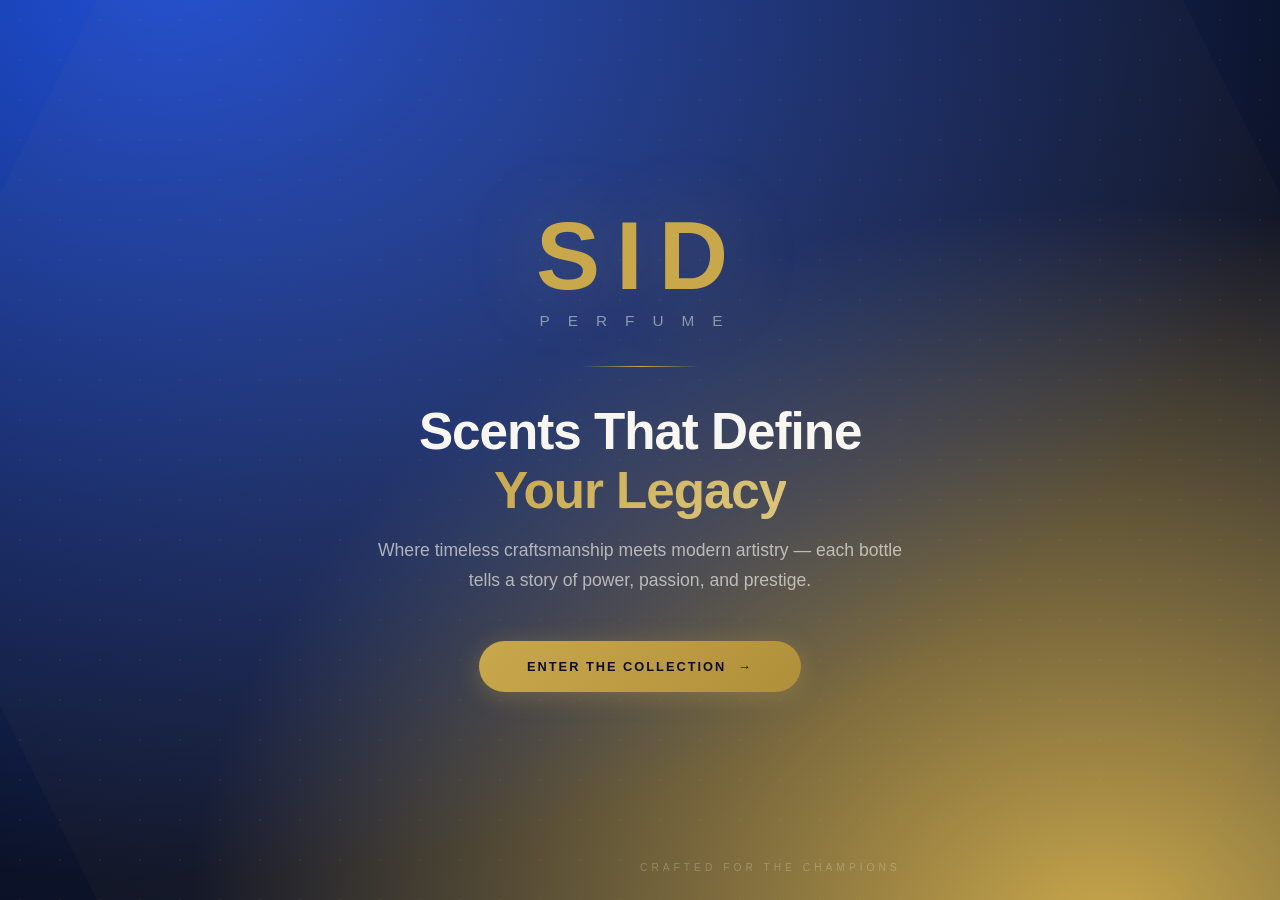
<file: welcome.html>
<!DOCTYPE html>
<html lang="en">
<head>
<meta charset="UTF-8">
<meta name="viewport" content="width=device-width,initial-scale=1.0">
<title>SID PERFUME — Scents That Define Your Legacy</title>
<meta name="description" content="Premium luxury perfumes by Sid Perfume. Welcome to a world of timeless craftsmanship and elite fragrances.">
<style>
/* ═══════════════════════════════════════════════════════════════
   WELCOME PAGE — Sid Perfume
   Zero external deps · CSS-only animations · Instant loading
   ═══════════════════════════════════════════════════════════════ */

/* ── Reset & Base ── */
*,*::before,*::after{margin:0;padding:0;box-sizing:border-box}
html{font-size:16px;-webkit-text-size-adjust:100%}
body{
  font-family:-apple-system,BlinkMacSystemFont,'Segoe UI',Roboto,Oxygen,Ubuntu,Cantarell,sans-serif;
  background:#0A1128;
  color:#F8F6F0;
  overflow:hidden;
  width:100vw;
  height:100vh;
  -webkit-font-smoothing:antialiased;
  -moz-osx-font-smoothing:grayscale;
}

/* ── Animated Background ── */
.bg-wrap{
  position:fixed;inset:0;
  z-index:0;
  overflow:hidden;
}
.bg-gradient{
  position:absolute;inset:-40%;
  background:radial-gradient(ellipse at 30% 20%,#1D4ED8 0%,transparent 50%),
              radial-gradient(ellipse at 70% 80%,#C9A84C 0%,transparent 40%),
              radial-gradient(ellipse at 50% 50%,#0A1128 0%,#0A1128 100%);
  animation:bgRotate 20s ease-in-out infinite;
  will-change:transform;
}
.bg-gradient::after{
  content:'';
  position:absolute;inset:0;
  background:radial-gradient(circle at 50% 50%,rgba(201,168,76,0.08) 0%,transparent 60%);
  animation:bgPulse 8s ease-in-out infinite;
}
@keyframes bgRotate{
  0%,100%{transform:rotate(0deg) scale(1)}
  33%{transform:rotate(120deg) scale(1.1)}
  66%{transform:rotate(240deg) scale(0.95)}
}
@keyframes bgPulse{
  0%,100%{opacity:0.4}
  50%{opacity:1}
}

/* ── Morphing Clip-Path Ornament ── */
.clip-ornament{
  position:absolute;
  top:50%;left:50%;
  width:120vmax;height:120vmax;
  transform:translate(-50%,-50%);
  background:rgba(201,168,76,0.03);
  clip-path:polygon(25% 0%,75% 0%,100% 50%,75% 100%,25% 100%,0% 50%);
  animation:morphShape 12s ease-in-out infinite;
  will-change:clip-path;
}
@keyframes morphShape{
  0%,100%{clip-path:polygon(25% 0%,75% 0%,100% 50%,75% 100%,25% 100%,0% 50%)}
  25%{clip-path:polygon(20% 10%,80% 5%,95% 45%,75% 90%,30% 95%,5% 55%)}
  50%{clip-path:polygon(30% 5%,70% 15%,90% 55%,65% 85%,20% 90%,10% 45%)}
  75%{clip-path:polygon(15% 8%,85% 8%,98% 48%,70% 88%,25% 98%,2% 52%)}
}

/* ── Gold dot grid overlay ── */
.dot-grid{
  position:fixed;inset:0;z-index:1;
  pointer-events:none;
  background-image:radial-gradient(circle,rgba(201,168,76,0.08) 1px,transparent 1px);
  background-size:40px 40px;
  animation:dotFade 6s ease-in-out infinite;
}
@keyframes dotFade{
  0%,100%{opacity:0.3}
  50%{opacity:0.6}
}

/* ── Center Content ── */
.center-wrap{
  position:relative;z-index:2;
  display:flex;flex-direction:column;
  align-items:center;justify-content:center;
  width:100%;height:100%;
  padding:24px;
  text-align:center;
}

/* ── Logo ── */
.logo{
  opacity:0;
  transform:translateY(-20px) scale(0.9);
  animation:logoReveal 1s cubic-bezier(0.16,1,0.3,1) 0.3s forwards;
  will-change:transform,opacity;
}
.logo-primary{
  display:block;
  font-size:clamp(3rem,8vw,6rem);
  font-weight:800;
  letter-spacing:clamp(6px,2vw,16px);
  color:#C9A84C;
  line-height:1;
  text-shadow:0 0 80px rgba(201,168,76,0.3);
}
.logo-sub{
  display:block;
  font-size:clamp(0.65rem,1.2vw,1rem);
  font-weight:300;
  letter-spacing:clamp(8px,2.5vw,18px);
  color:rgba(248,246,240,0.5);
  text-transform:uppercase;
  margin-top:8px;
}
@keyframes logoReveal{
  to{opacity:1;transform:translateY(0) scale(1)}
}

/* ── Divider Line ── */
.divider{
  width:0;
  height:1px;
  background:linear-gradient(90deg,transparent,#C9A84C,transparent);
  margin:clamp(20px,4vh,40px) auto;
  animation:dividerGrow 0.8s cubic-bezier(0.16,1,0.3,1) 0.9s forwards;
  will-change:width;
}
@keyframes dividerGrow{
  to{width:clamp(60px,15vw,120px)}
}

/* ── Headline ── */
.headline{
  opacity:0;
  transform:translateY(30px);
  animation:fadeSlideUp 0.8s cubic-bezier(0.16,1,0.3,1) 1.2s forwards;
  will-change:transform,opacity;
  max-width:720px;
}
.headline h1{
  font-size:clamp(1.8rem,4.5vw,3.2rem);
  font-weight:700;
  line-height:1.15;
  letter-spacing:-0.02em;
  color:#F8F6F0;
}
.headline .accent{
  display:inline-block;
  background:linear-gradient(135deg,#C9A84C,#DBC47A,#C9A84C);
  background-size:200% auto;
  -webkit-background-clip:text;
  -webkit-text-fill-color:transparent;
  background-clip:text;
  animation:shimmerText 3s ease-in-out infinite;
}
@keyframes shimmerText{
  0%,100%{background-position:0% center}
  50%{background-position:100% center}
}
@keyframes fadeSlideUp{
  to{opacity:1;transform:translateY(0)}
}

/* ── Subheader ── */
.subheader{
  opacity:0;
  transform:translateY(20px);
  animation:fadeSlideUp 0.8s cubic-bezier(0.16,1,0.3,1) 1.5s forwards;
  will-change:transform,opacity;
  max-width:540px;
  margin-top:16px;
}
.subheader p{
  font-size:clamp(0.95rem,1.4vw,1.1rem);
  font-weight:300;
  line-height:1.7;
  color:rgba(248,246,240,0.65);
}

/* ── CTA Button ── */
.cta-wrap{
  opacity:0;
  transform:translateY(20px);
  animation:fadeSlideUp 0.8s cubic-bezier(0.16,1,0.3,1) 1.8s forwards;
  will-change:transform,opacity;
  margin-top:clamp(28px,5vh,48px);
}
.cta-btn{
  display:inline-flex;
  align-items:center;
  gap:12px;
  padding:16px 40px;
  font-size:clamp(0.75rem,1vw,0.85rem);
  font-weight:600;
  letter-spacing:2px;
  text-transform:uppercase;
  color:#0A1128;
  background:linear-gradient(135deg,#C9A84C,#B08F3A);
  border:none;
  border-radius:50px;
  cursor:pointer;
  position:relative;
  overflow:hidden;
  transition:transform 0.3s cubic-bezier(0.34,1.56,0.64,1),box-shadow 0.3s ease;
  will-change:transform;
  box-shadow:0 4px 24px rgba(201,168,76,0.3);
}
.cta-btn::before{
  content:'';
  position:absolute;inset:0;
  background:linear-gradient(90deg,transparent,rgba(255,255,255,0.15),transparent);
  transform:translateX(-100%);
  transition:transform 0.6s ease;
}
.cta-btn:hover::before{transform:translateX(100%)}
.cta-btn:hover{
  transform:translateY(-3px) scale(1.03);
  box-shadow:0 8px 48px rgba(201,168,76,0.45);
}
.cta-btn:active{
  transform:translateY(-1px) scale(1.01);
  transition-duration:0.1s;
}
.cta-arrow{
  display:inline-block;
  transition:transform 0.3s ease;
}
.cta-btn:hover .cta-arrow{
  transform:translateX(4px);
}

/* ── Pulsing ring behind CTA ── */
.pulse-ring{
  position:absolute;
  inset:-8px;
  border-radius:50px;
  border:2px solid rgba(201,168,76,0.2);
  animation:pulseRing 2s ease-out infinite;
  pointer-events:none;
}
@keyframes pulseRing{
  0%{transform:scale(1);opacity:0.6}
  100%{transform:scale(1.15);opacity:0}
}

/* ── Bottom tagline ── */
.bottom-tag{
  position:fixed;
  bottom:clamp(16px,3vh,32px);
  left:50%;
  transform:translateX(-50%);
  z-index:2;
  opacity:0;
  animation:fadeSlideUp 0.8s ease 2.2s forwards;
  font-size:clamp(0.55rem,0.8vw,0.65rem);
  letter-spacing:4px;
  text-transform:uppercase;
  color:rgba(248,246,240,0.25);
}

/* ── Responsive Meta ── */
@media(max-width:480px){
  .cta-btn{padding:14px 28px;font-size:0.7rem}
  .dot-grid{background-size:30px 30px}
}
@media(min-width:768px){
  .cta-btn{padding:18px 48px}
}
@media(prefers-reduced-motion:reduce){
  *,*::before,*::after{animation-duration:0.01ms!important;animation-iteration-count:1!important;transition-duration:0.01ms!important}
  .logo{opacity:1;transform:none}
  .headline,.subheader,.cta-wrap,.bottom-tag{opacity:1;transform:none}
  .divider{width:120px}
}
</style>
</head>
<body>

<!-- Background -->
<div class="bg-wrap">
  <div class="bg-gradient"></div>
  <div class="clip-ornament"></div>
</div>
<div class="dot-grid"></div>

<!-- Center Content -->
<div class="center-wrap">

  <!-- Logo -->
  <div class="logo">
    <span class="logo-primary">SID</span>
    <span class="logo-sub">Perfume</span>
  </div>

  <!-- Gold Divider -->
  <div class="divider"></div>

  <!-- Headline -->
  <div class="headline">
    <h1>Scents That Define<br><span class="accent">Your Legacy</span></h1>
  </div>

  <!-- Subheader -->
  <div class="subheader">
    <p>Where timeless craftsmanship meets modern artistry — each bottle tells a story of power, passion, and prestige.</p>
  </div>

  <!-- CTA Button -->
  <div class="cta-wrap">
    <button class="cta-btn" onclick="enterSite()">
      <span class="pulse-ring"></span>
      Enter the Collection
      <span class="cta-arrow">→</span>
    </button>
  </div>

</div>

<!-- Bottom Tagline -->
<div class="bottom-tag">Crafted for the Champions</div>

<script>
// ═══════════════════════════════════════════════════════════════
// Minimal JS — Just the CTA transition
// ═══════════════════════════════════════════════════════════════

function enterSite(){
  var btn=document.querySelector('.cta-btn');
  btn.textContent='Loading…';
  btn.style.pointerEvents='none';
  btn.style.opacity='0.7';

  // Crossfade to main site
  document.body.style.transition='opacity 0.6s ease';
  document.body.style.opacity='0';

  setTimeout(function(){
    window.location.href='index.html';
  },650);
}

// Keyboard support
document.addEventListener('keydown',function(e){
  if(e.key==='Enter'||e.key===' '){
    e.preventDefault();
    enterSite();
  }
});
</script>

</body>
</html>
</file>
